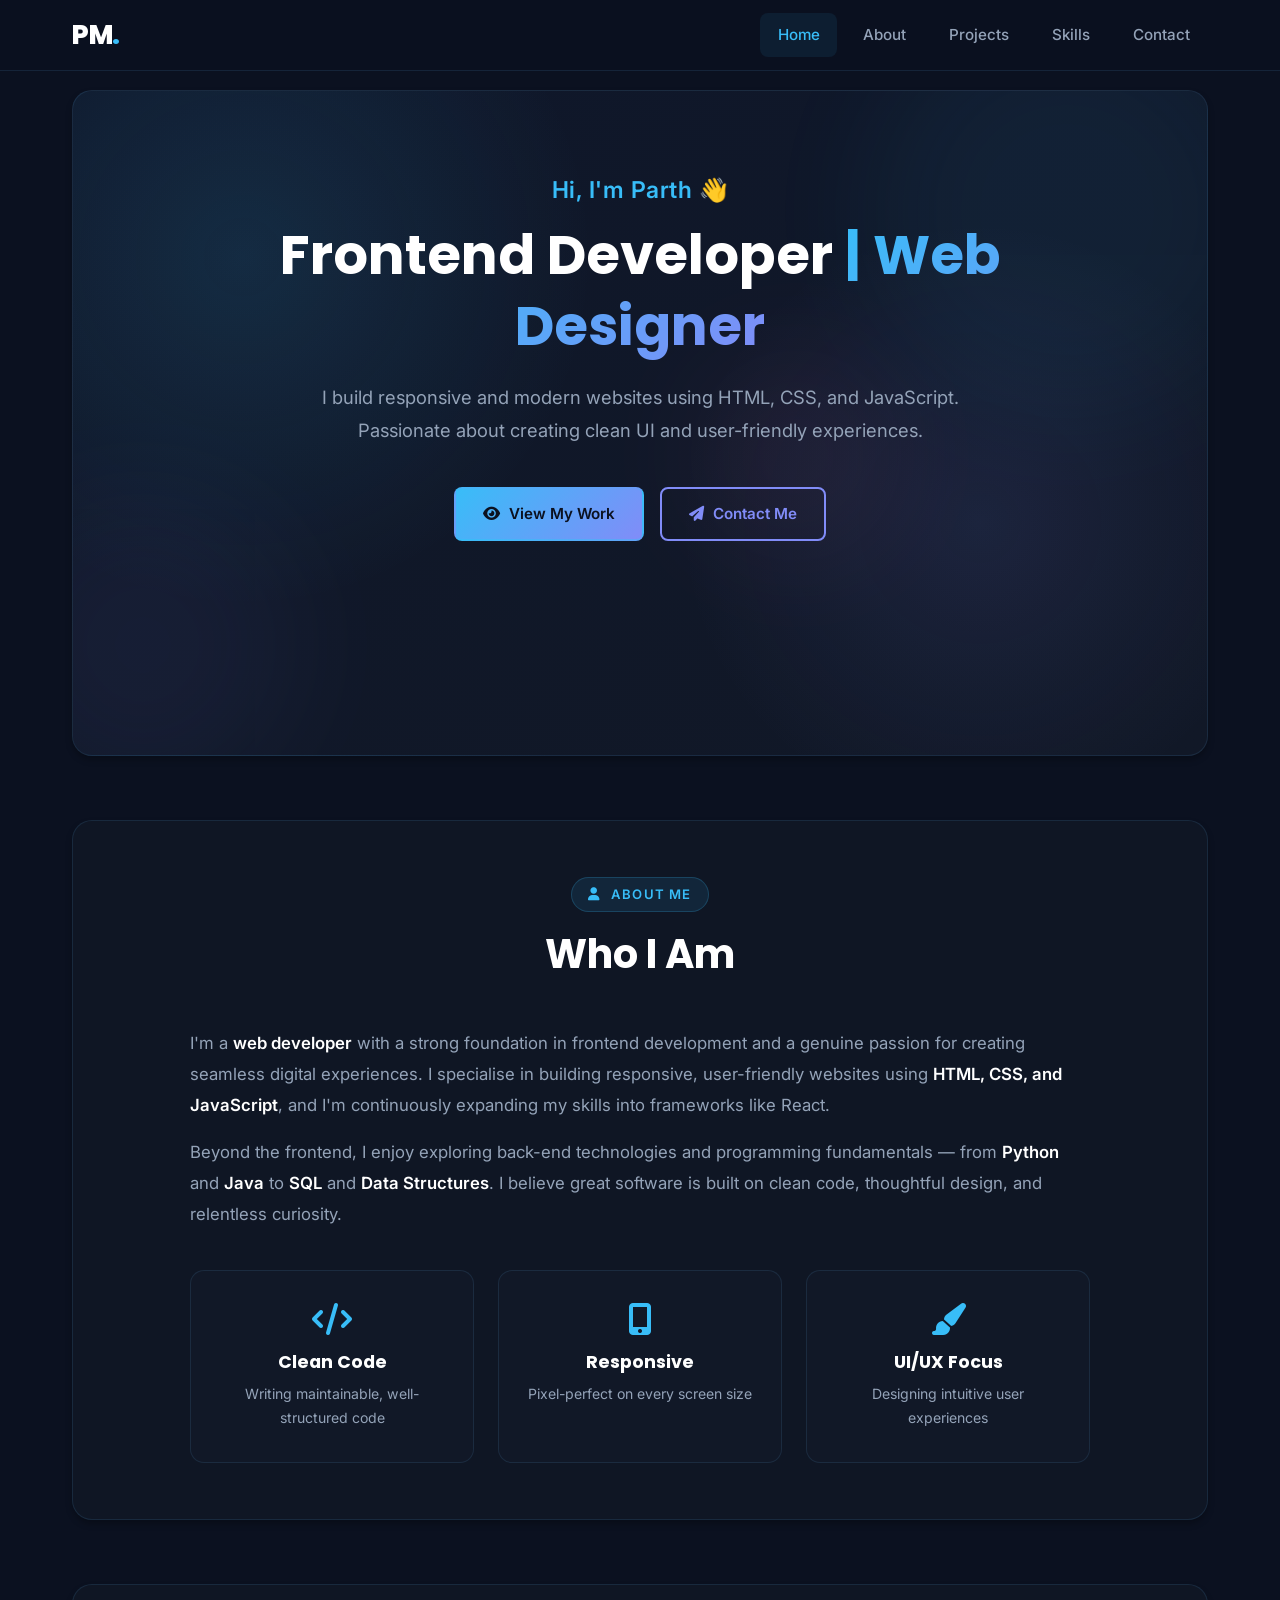
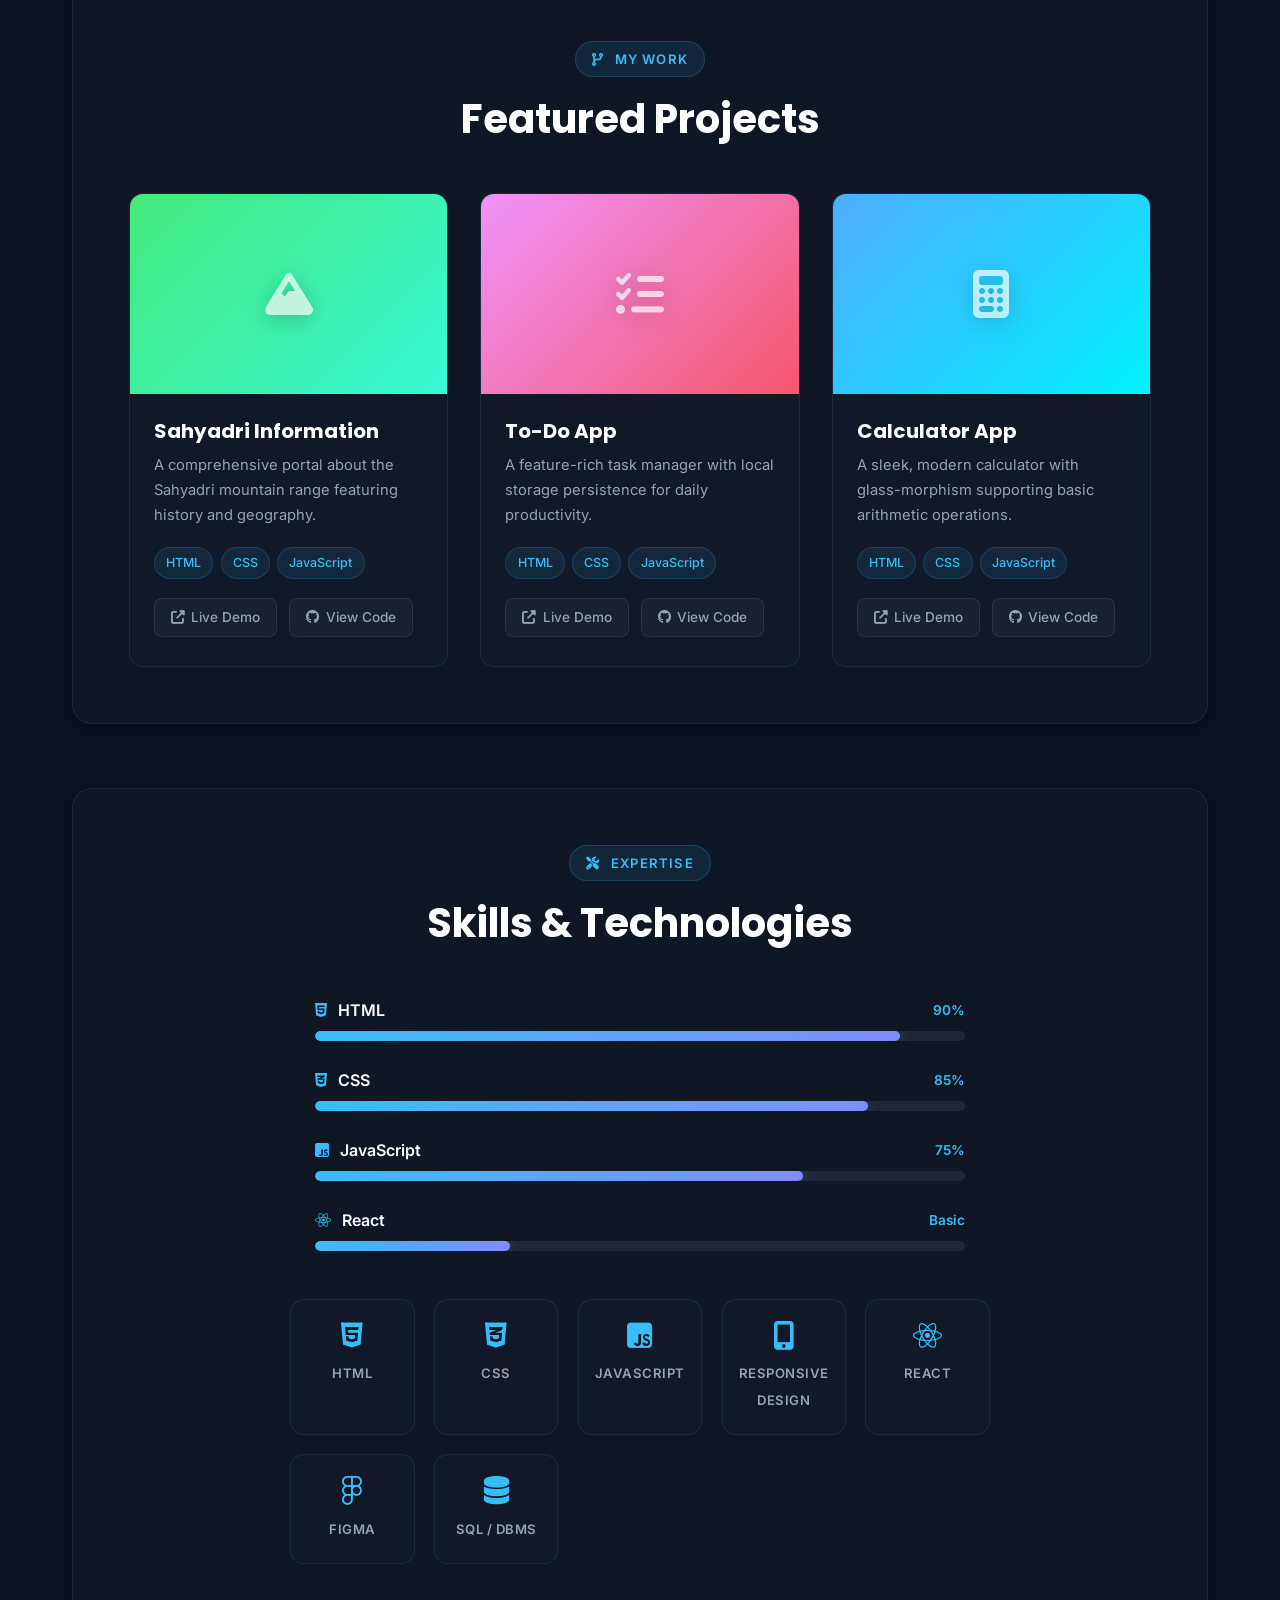
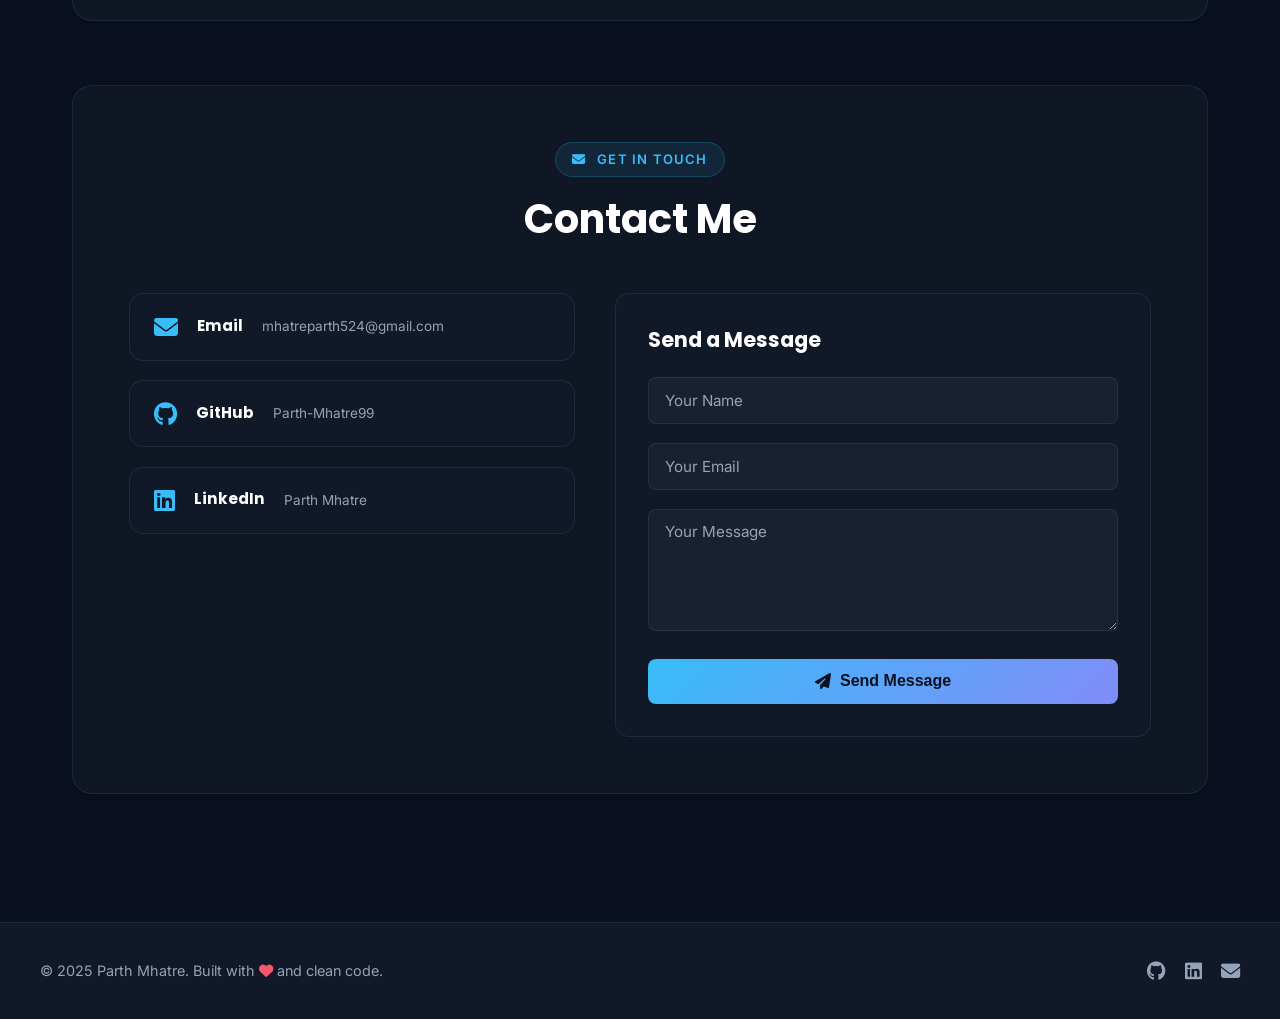
<file: index.html>
<!DOCTYPE html>
<html lang="en">
<head>
    <meta charset="UTF-8">
    <meta name="viewport" content="width=device-width, initial-scale=1.0">
    <title>Parth Mhatre | Frontend Developer & Web Designer</title>
    <meta name="description" content="Parth Mhatre — Frontend Developer & Web Designer passionate about building responsive, user-friendly websites. View projects, skills, and get in touch.">
    <meta name="theme-color" content="#0f172a">
    <link rel="icon" href="adobe-portfolio8664.jpg" type="image/jpeg">
    <link rel="stylesheet" href="styles.css">
    <link rel="stylesheet" href="https://cdnjs.cloudflare.com/ajax/libs/font-awesome/6.5.1/css/all.min.css">
    <link href="https://fonts.googleapis.com/css2?family=Inter:wght@300;400;500;600;700&family=Poppins:wght@400;500;600;700;800&display=swap" rel="stylesheet">
</head>
<body>

    <!-- ===================== NAVBAR ===================== -->
    <header id="navbar">
        <nav>
            <a href="#hero" class="nav-logo">PM<span>.</span></a>

            <button class="nav-toggle" id="navToggle" aria-label="Toggle navigation">
                <span></span><span></span><span></span>
            </button>

            <ul class="nav-links" id="navLinks">
                <li><a href="#hero" class="active">Home</a></li>
                <li><a href="#about">About</a></li>
                <li><a href="#projects">Projects</a></li>
                <li><a href="#skills">Skills</a></li>
                <li><a href="#contact">Contact</a></li>
            </ul>
        </nav>
    </header>

    <main>
        <!-- ===================== HERO ===================== -->
        <section id="hero" class="reveal">
            <div class="hero-bg-shapes">
                <div class="shape shape-1"></div>
                <div class="shape shape-2"></div>
                <div class="shape shape-3"></div>
            </div>
            <div class="hero-content">
                <p class="hero-greeting">Hi, I'm Parth 👋</p>
                <h1>Frontend Developer <span class="gradient-text">| Web Designer</span></h1>
                <p class="hero-description">I build responsive and modern websites using HTML, CSS, and JavaScript. Passionate about creating clean UI and user-friendly experiences.</p>
                <div class="hero-buttons">
                    <a href="#projects" class="btn btn-primary" id="btn-view-projects">
                        <i class="fas fa-eye"></i> View My Work
                    </a>
                    <a href="#contact" class="btn btn-outline" id="btn-contact-me">
                        <i class="fas fa-paper-plane"></i> Contact Me
                    </a>
                </div>
                <!-- Scroll Down Indicator -->
                <div class="scroll-indicator">
                    <div class="mouse"></div>
                    <p>Scroll Down</p>
                </div>
            </div>
        </section>

        <!-- ===================== ABOUT ===================== -->
        <section id="about" class="reveal">
            <div class="section-header">
                <span class="section-tag"><i class="fas fa-user"></i> About Me</span>
                <h2>Who I Am</h2>
            </div>
            <div class="about-content">
                <div class="about-text">
                    <p>I'm a <strong>web developer</strong> with a strong foundation in frontend development and a genuine passion for creating seamless digital experiences. I specialise in building responsive, user-friendly websites using <strong>HTML, CSS, and JavaScript</strong>, and I'm continuously expanding my skills into frameworks like React.</p>
                    <p>Beyond the frontend, I enjoy exploring back-end technologies and programming fundamentals — from <strong>Python</strong> and <strong>Java</strong> to <strong>SQL</strong> and <strong>Data Structures</strong>. I believe great software is built on clean code, thoughtful design, and relentless curiosity.</p>
                </div>
                <div class="about-highlights">
                    <div class="highlight-card">
                        <i class="fas fa-code"></i>
                        <h4>Clean Code</h4>
                        <p>Writing maintainable, well-structured code</p>
                    </div>
                    <div class="highlight-card">
                        <i class="fas fa-mobile-alt"></i>
                        <h4>Responsive</h4>
                        <p>Pixel-perfect on every screen size</p>
                    </div>
                    <div class="highlight-card">
                        <i class="fas fa-paint-brush"></i>
                        <h4>UI/UX Focus</h4>
                        <p>Designing intuitive user experiences</p>
                    </div>
                </div>
            </div>
        </section>

        <!-- ===================== PROJECTS ===================== -->
        <section id="projects" class="reveal">
            <div class="section-header">
                <span class="section-tag"><i class="fas fa-code-branch"></i> My Work</span>
                <h2>Featured Projects</h2>
            </div>
            <div class="projects-grid">

                <!-- Project 1 — Sahyadri Information -->
                <div class="project-card reveal-child">
                    <div class="project-image">
                        <div class="project-overlay">
                            <div class="overlay-links">
                                <a href="https://projj-45lt.vercel.app/" target="_blank" class="overlay-btn" title="Live Demo"><i class="fas fa-external-link-alt"></i></a>
                                <a href="https://github.com/Parth-Mhatre99/projj" target="_blank" class="overlay-btn" title="View Code"><i class="fab fa-github"></i></a>
                            </div>
                        </div>
                        <div class="project-placeholder-img" style="background: linear-gradient(135deg, #43e97b 0%, #38f9d7 100%);">
                            <i class="fas fa-mountain"></i>
                        </div>
                    </div>
                    <div class="project-content">
                        <h3>Sahyadri Information</h3>
                        <p>A comprehensive portal about the Sahyadri mountain range featuring history and geography.</p>
                        <div class="project-tech">
                            <span>HTML</span>
                            <span>CSS</span>
                            <span>JavaScript</span>
                        </div>
                        <div class="project-links">
                            <a href="https://projj-45lt.vercel.app/" target="_blank" class="project-link">
                                <i class="fas fa-external-link-alt"></i> Live Demo
                            </a>
                            <a href="https://github.com/Parth-Mhatre99/projj" target="_blank" class="project-link">
                                <i class="fab fa-github"></i> View Code
                            </a>
                        </div>
                    </div>
                </div>

                <!-- Project 2 — To-Do App -->
                <div class="project-card reveal-child">
                    <div class="project-image">
                        <div class="project-overlay">
                            <div class="overlay-links">
                                <a href="https://github.com/Parth-Mhatre99" target="_blank" class="overlay-btn" title="Live Demo"><i class="fas fa-external-link-alt"></i></a>
                                <a href="https://github.com/Parth-Mhatre99" target="_blank" class="overlay-btn" title="View Code"><i class="fab fa-github"></i></a>
                            </div>
                        </div>
                        <div class="project-placeholder-img" style="background: linear-gradient(135deg, #f093fb 0%, #f5576c 100%);">
                            <i class="fas fa-tasks"></i>
                        </div>
                    </div>
                    <div class="project-content">
                        <h3>To-Do App</h3>
                        <p>A feature-rich task manager with local storage persistence for daily productivity.</p>
                        <div class="project-tech">
                            <span>HTML</span>
                            <span>CSS</span>
                            <span>JavaScript</span>
                        </div>
                        <div class="project-links">
                            <a href="https://github.com/Parth-Mhatre99" target="_blank" class="project-link">
                                <i class="fas fa-external-link-alt"></i> Live Demo
                            </a>
                            <a href="https://github.com/Parth-Mhatre99" target="_blank" class="project-link">
                                <i class="fab fa-github"></i> View Code
                            </a>
                        </div>
                    </div>
                </div>

                <!-- Project 3 — Calculator -->
                <div class="project-card reveal-child">
                    <div class="project-image">
                        <div class="project-overlay">
                            <div class="overlay-links">
                                <a href="https://calculator-phi-eight-tns2ac6jv2.vercel.app/" class="overlay-btn" title="Live Demo"><i class="fas fa-external-link-alt"></i></a>
                                <a href="https://github.com/Parth-Mhatre99/Calculator" target="_blank" class="overlay-btn" title="View Code"><i class="fab fa-github"></i></a>
                            </div>
                        </div>
                        <div class="project-placeholder-img" style="background: linear-gradient(135deg, #4facfe 0%, #00f2fe 100%);">
                            <i class="fas fa-calculator"></i>
                        </div>
                    </div>
                    <div class="project-content">
                        <h3>Calculator App</h3>
                        <p>A sleek, modern calculator with glass-morphism supporting basic arithmetic operations.</p>
                        <div class="project-tech">
                            <span>HTML</span>
                            <span>CSS</span>
                            <span>JavaScript</span>
                        </div>
                        <div class="project-links">
                            <a href="https://calculator-phi-eight-tns2ac6jv2.vercel.app/" class="project-link">
                                <i class="fas fa-external-link-alt"></i> Live Demo
                            </a>
                            <a href="https://github.com/Parth-Mhatre99/Calculator" target="_blank" class="project-link">
                                <i class="fab fa-github"></i> View Code
                            </a>
                        </div>
                    </div>
                </div>


            </div>
        </section>

        <!-- ===================== SKILLS ===================== -->
        <section id="skills" class="reveal">
            <div class="section-header">
                <span class="section-tag"><i class="fas fa-tools"></i> Expertise</span>
                <h2>Skills & Technologies</h2>
            </div>

            <!-- Progress-bar skills -->
            <div class="skills-bars">
                <div class="skill-bar-item reveal-child">
                    <div class="skill-bar-header">
                        <span class="skill-bar-name"><i class="fab fa-html5"></i> HTML</span>
                        <span class="skill-bar-pct">90%</span>
                    </div>
                    <div class="skill-bar-track">
                        <div class="skill-bar-fill" data-width="90"></div>
                    </div>
                </div>
                <div class="skill-bar-item reveal-child">
                    <div class="skill-bar-header">
                        <span class="skill-bar-name"><i class="fab fa-css3-alt"></i> CSS</span>
                        <span class="skill-bar-pct">85%</span>
                    </div>
                    <div class="skill-bar-track">
                        <div class="skill-bar-fill" data-width="85"></div>
                    </div>
                </div>
                <div class="skill-bar-item reveal-child">
                    <div class="skill-bar-header">
                        <span class="skill-bar-name"><i class="fab fa-js-square"></i> JavaScript</span>
                        <span class="skill-bar-pct">75%</span>
                    </div>
                    <div class="skill-bar-track">
                        <div class="skill-bar-fill" data-width="75"></div>
                    </div>
                </div>
                <div class="skill-bar-item reveal-child">
                    <div class="skill-bar-header">
                        <span class="skill-bar-name"><i class="fab fa-react"></i> React</span>
                        <span class="skill-bar-pct">Basic</span>
                    </div>
                    <div class="skill-bar-track">
                        <div class="skill-bar-fill" data-width="30"></div>
                    </div>
                </div>
            </div>

            <!-- Tech-icon grid -->
            <div class="skills-icon-grid">
                <div class="skill-icon-card reveal-child">
                    <i class="fab fa-html5"></i>
                    <span>HTML</span>
                </div>
                <div class="skill-icon-card reveal-child">
                    <i class="fab fa-css3-alt"></i>
                    <span>CSS</span>
                </div>
                <div class="skill-icon-card reveal-child">
                    <i class="fab fa-js-square"></i>
                    <span>JavaScript</span>
                </div>
                <div class="skill-icon-card reveal-child">
                    <i class="fas fa-mobile-alt"></i>
                    <span>Responsive Design</span>
                </div>
                <div class="skill-icon-card reveal-child">
                    <i class="fab fa-react"></i>
                    <span>React</span>
                </div>
                <div class="skill-icon-card reveal-child">
                    <i class="fab fa-figma"></i>
                    <span>Figma</span>
                </div>
                <div class="skill-icon-card reveal-child">
                    <i class="fas fa-database"></i>
                    <span>SQL / DBMS</span>
                </div>
            </div>
        </section>

        <!-- ===================== CONTACT ===================== -->
        <section id="contact" class="reveal">
            <div class="section-header">
                <span class="section-tag"><i class="fas fa-envelope"></i> Get In Touch</span>
                <h2>Contact Me</h2>
            </div>
            <div class="contact-wrapper">

                <!-- Contact info -->
                <div class="contact-info-cards">
                    <a href="mailto:mhatreparth524@gmail.com" class="contact-card" id="contact-email">
                        <i class="fas fa-envelope"></i>
                        <h4>Email</h4>
                        <p>mhatreparth524@gmail.com</p>
                    </a>
                    <a href="https://github.com/Parth-Mhatre99" target="_blank" class="contact-card" id="contact-github">
                        <i class="fab fa-github"></i>
                        <h4>GitHub</h4>
                        <p>Parth-Mhatre99</p>
                    </a>
                    <a href="https://www.linkedin.com/public-profile/settings?trk=d_flagship3_profile_self_view_public_profile" target="_blank" class="contact-card" id="contact-linkedin">
                        <i class="fab fa-linkedin"></i>
                        <h4>LinkedIn</h4>
                        <p>Parth Mhatre</p>
                    </a>
                </div>

                <!-- Contact form -->
                <form class="contact-form" id="contactForm">
                    <h3>Send a Message</h3>
                    <div class="form-group">
                        <input type="text" id="formName" placeholder="Your Name" required>
                    </div>
                    <div class="form-group">
                        <input type="email" id="formEmail" placeholder="Your Email" required>
                    </div>
                    <div class="form-group">
                        <textarea id="formMessage" rows="5" placeholder="Your Message" required></textarea>
                    </div>
                    <button type="submit" class="btn btn-primary" id="btn-send-message">
                        <i class="fas fa-paper-plane"></i> Send Message
                    </button>
                </form>
            </div>
        </section>
    </main>

    <!-- ===================== FOOTER ===================== -->
    <footer>
        <div class="footer-content">
            <p>&copy; 2025 Parth Mhatre. Built with <i class="fas fa-heart" style="color:#f5576c;"></i> and clean code.</p>
            <div class="footer-links">
                <a href="https://github.com/Parth-Mhatre99" target="_blank"><i class="fab fa-github"></i></a>
                <a href="https://www.linkedin.com/public-profile/settings?trk=d_flagship3_profile_self_view_public_profile" target="_blank"><i class="fab fa-linkedin"></i></a>
                <a href="mailto:mhatreparth524@gmail.com"><i class="fas fa-envelope"></i></a>
            </div>
        </div>
    </footer>

    <!-- Scroll-to-top -->
    <button class="scroll-top" id="scrollTopBtn" aria-label="Scroll to top">
        <i class="fas fa-chevron-up"></i>
    </button>

    <script src="script.js"></script>
</body>
</html>
</file>
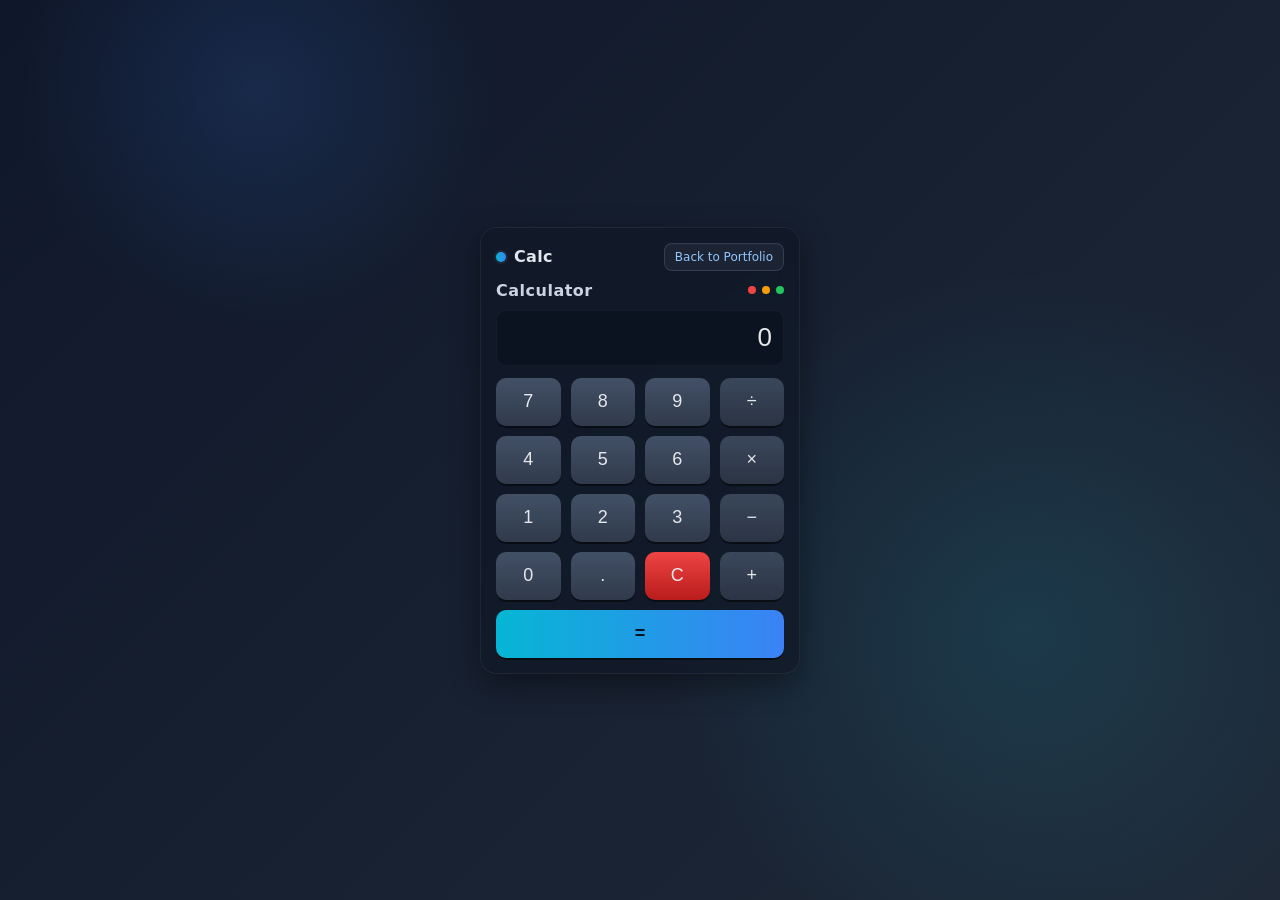
<file: calc/index.html>
<!DOCTYPE html>
<html lang="en">
<head>
    <meta charset="UTF-8">
    <meta name="viewport" content="width=device-width, initial-scale=1.0">
    <title>Calculator</title>
    <link rel="stylesheet" href="styles.css">
    <link rel="icon" href="../portfolio/calc-logo.svg" type="image/svg+xml">
    <meta name="theme-color" content="#1f2937">
</head>
<body>
    <div class="calculator">
        <div class="topbar">
            <div class="brand">
                <span class="logo-dot"></span>
                <span class="brand-text">Calc</span>
            </div>
            <a class="topbar-link" href="../portfolio/index.html" aria-label="Back to Portfolio">Back to Portfolio</a>
        </div>
        <div class="calc-header">
            <div class="title">Calculator</div>
            <div class="dots">
                <span></span><span></span><span></span>
            </div>
        </div>
        <input type="text" id="display" class="display" readonly>
        <div class="keys">
            <button data-key="7">7</button>
            <button data-key="8">8</button>
            <button data-key="9">9</button>
            <button data-op="/">÷</button>
            <button data-key="4">4</button>
            <button data-key="5">5</button>
            <button data-key="6">6</button>
            <button data-op="*">×</button>
            <button data-key="1">1</button>
            <button data-key="2">2</button>
            <button data-key="3">3</button>
            <button data-op="-">−</button>
            <button data-key="0">0</button>
            <button data-key=".">.</button>
            <button id="clear">C</button>
            <button data-op="+">+</button>
            <button id="equals" class="equals">=</button>
        </div>
    </div>
    <script src="script.js"></script>
</body>
</html>
</file>
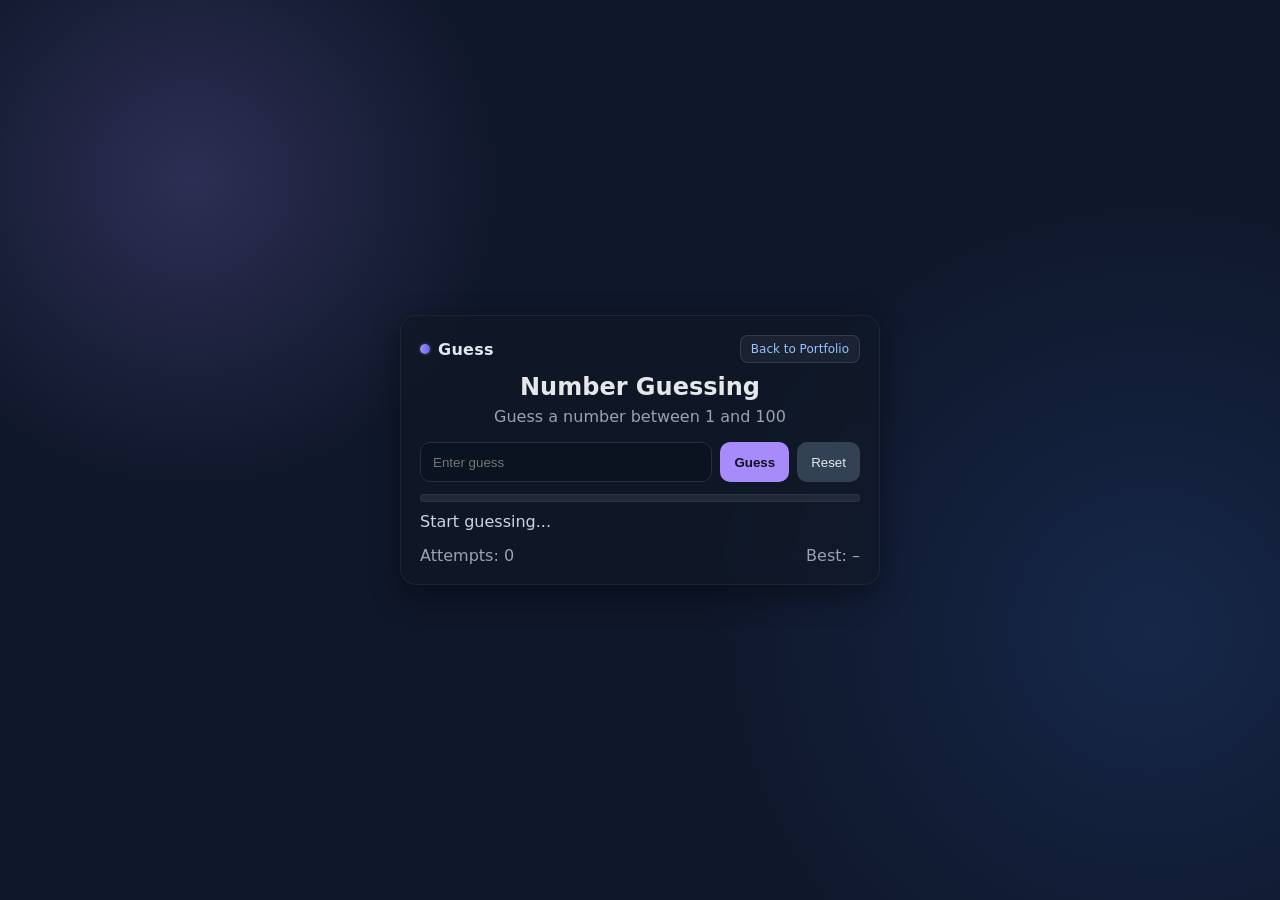
<file: num guessing game/index.html>
<!DOCTYPE html>
<html lang="en">
<head>
    <meta charset="UTF-8">
    <meta name="viewport" content="width=device-width, initial-scale=1.0">
    <title>Number Guessing Game</title>
    <link rel="stylesheet" href="styles.css">
    <link rel="icon" href="../portfolio/guess-logo.svg" type="image/svg+xml">
    <meta name="theme-color" content="#111827">
</head>
<body>
    <div class="game">
        <div class="topbar">
            <div class="brand">
                <span class="logo-dot"></span>
                <span class="brand-text">Guess</span>
            </div>
            <a class="topbar-link" href="../portfolio/index.html" aria-label="Back to Portfolio">Back to Portfolio</a>
        </div>
        <div class="header">
            <h1>Number Guessing</h1>
            <p class="subtitle">Guess a number between 1 and 100</p>
        </div>
        <div class="panel">
            <input type="number" id="guess" min="1" max="100" placeholder="Enter guess" />
            <button id="submit">Guess</button>
            <button id="reset" class="secondary">Reset</button>
        </div>
        <div class="meter"><div id="meterFill"></div></div>
        <div id="message" class="message">Start guessing...</div>
        <div class="stats">
            <div>Attempts: <span id="attempts">0</span></div>
            <div>Best: <span id="best">–</span></div>
        </div>
    </div>

    <script src="script.js"></script>
</body>
</html>
</file>
<file: styles.css>
/* ========================================================
   PARTH MHATRE — Portfolio Stylesheet
   ======================================================== */

/* ---------- Reset & Box Sizing ---------- */
*,
*::before,
*::after {
    margin: 0;
    padding: 0;
    box-sizing: border-box;
}

html {
    scroll-behavior: smooth;
    scroll-padding-top: 80px;
}

/* ---------- Design Tokens ---------- */
:root {
    --clr-bg:        #0b1120;
    --clr-surface:   #111827;
    --clr-card:      rgba(17, 24, 39, .82);
    --clr-border:    rgba(99, 179, 237, .12);

    --clr-primary:   #38bdf8;         /* cyan-400 */
    --clr-accent:    #818cf8;         /* indigo-400 */
    --clr-highlight: #f472b6;         /* pink-400 */

    --clr-text:      #e2e8f0;
    --clr-text-dim:  #94a3b8;
    --clr-white:     #ffffff;

    --gradient-primary: linear-gradient(135deg, var(--clr-primary), var(--clr-accent));
    --gradient-pink:    linear-gradient(135deg, #f093fb, #f5576c);
    --gradient-blue:    linear-gradient(135deg, #4facfe, #00f2fe);
    --gradient-green:   linear-gradient(135deg, #43e97b, #38f9d7);

    --shadow-sm:  0  4px  6px rgba(0,0,0,.25);
    --shadow-md:  0  8px 24px rgba(0,0,0,.35);
    --shadow-lg:  0 16px 48px rgba(0,0,0,.45);
    --shadow-glow: 0 0 20px rgba(56,189,248,.2);

    --radius-sm:  8px;
    --radius-md: 14px;
    --radius-lg: 20px;
    --radius-xl: 28px;

    --font-body:   'Inter', -apple-system, BlinkMacSystemFont, 'Segoe UI', Roboto, sans-serif;
    --font-heading: 'Poppins', sans-serif;

    --transition: .3s cubic-bezier(.4,0,.2,1);
}

body {
    font-family: var(--font-body);
    line-height: 1.7;
    color: var(--clr-text);
    background: var(--clr-bg);
    -webkit-font-smoothing: antialiased;
}

h1, h2, h3, h4, h5, h6 {
    font-family: var(--font-heading);
    font-weight: 700;
    line-height: 1.3;
}

a { text-decoration: none; color: inherit; }
img { max-width: 100%; display: block; }

/* ========================================================
   NAVBAR
   ======================================================== */
header {
    position: fixed;
    top: 0; left: 0; right: 0;
    z-index: 1000;
    background: rgba(11,17,32,.85);
    backdrop-filter: blur(16px);
    border-bottom: 1px solid var(--clr-border);
    transition: background var(--transition), box-shadow var(--transition);
}

header.scrolled {
    background: rgba(11,17,32,.96);
    box-shadow: var(--shadow-md);
}

nav {
    max-width: 1200px;
    margin: 0 auto;
    padding: 0 2rem;
    display: flex;
    align-items: center;
    justify-content: space-between;
    height: 70px;
}

.nav-logo {
    font-family: var(--font-heading);
    font-weight: 800;
    font-size: 1.65rem;
    color: var(--clr-white);
    letter-spacing: -0.5px;
}
.nav-logo span { color: var(--clr-primary); }

.nav-links {
    display: flex;
    list-style: none;
    gap: .5rem;
}

.nav-links a {
    display: inline-block;
    padding: .55rem 1.1rem;
    border-radius: var(--radius-sm);
    font-weight: 500;
    font-size: .95rem;
    color: var(--clr-text-dim);
    position: relative;
    transition: color var(--transition), background var(--transition);
}

.nav-links a:hover,
.nav-links a.active {
    color: var(--clr-primary);
    background: rgba(56,189,248,.08);
}

/* Hamburger */
.nav-toggle {
    display: none;
    flex-direction: column;
    gap: 5px;
    background: none;
    border: none;
    cursor: pointer;
    padding: 4px;
    z-index: 10;
}
.nav-toggle span {
    width: 26px;
    height: 2.5px;
    border-radius: 3px;
    background: var(--clr-text);
    transition: var(--transition);
}

/* ========================================================
   MAIN CONTAINER
   ======================================================== */
main {
    max-width: 1200px;
    margin: 90px auto 0;
    padding: 0 2rem 4rem;
}

/* ========================================================
   SECTION COMMON
   ======================================================== */
section {
    margin-bottom: 4rem;
    padding: 3.5rem;
    border-radius: var(--radius-lg);
    background: var(--clr-card);
    border: 1px solid var(--clr-border);
    box-shadow: var(--shadow-sm);
    transition: border-color var(--transition), box-shadow var(--transition);
}

section:hover {
    border-color: rgba(56,189,248,.25);
    box-shadow: var(--shadow-md);
}

.section-header {
    text-align: center;
    margin-bottom: 3rem;
}

.section-tag {
    display: inline-block;
    padding: .35rem 1rem;
    border-radius: 999px;
    font-size: .82rem;
    font-weight: 600;
    text-transform: uppercase;
    letter-spacing: 1.2px;
    color: var(--clr-primary);
    background: rgba(56,189,248,.1);
    border: 1px solid rgba(56,189,248,.2);
    margin-bottom: 1rem;
}
.section-tag i { margin-right: .4rem; }

.section-header h2 {
    font-size: clamp(1.7rem, 4vw, 2.5rem);
    color: var(--clr-white);
}

/* ========================================================
   HERO
   ======================================================== */
#hero {
    position: relative;
    overflow: hidden;
    padding: 5rem 3rem;
    background:
        radial-gradient(700px circle at 15% 25%, rgba(56,189,248,.12), transparent 50%),
        radial-gradient(600px circle at 80% 65%, rgba(129,140,248,.1), transparent 50%),
        linear-gradient(160deg, #0f172a 0%, #111827 100%);
    border: 1px solid var(--clr-border);
    text-align: center;
}

/* Floating shapes */
.hero-bg-shapes { position: absolute; inset: 0; overflow: hidden; pointer-events: none; }

.shape {
    position: absolute;
    border-radius: 50%;
    opacity: .06;
    filter: blur(60px);
}
.shape-1 { width: 400px; height: 400px; background: var(--clr-primary);  top: -80px;  right: -60px; animation: float 8s ease-in-out infinite; }
.shape-2 { width: 300px; height: 300px; background: var(--clr-accent);   bottom: -40px; left: -80px;  animation: float 10s ease-in-out infinite 2s; }
.shape-3 { width: 200px; height: 200px; background: var(--clr-highlight); top: 40%;     left: 55%;    animation: float 12s ease-in-out infinite 4s; }

@keyframes float {
    0%, 100% { transform: translateY(0); }
    50%      { transform: translateY(-30px); }
}

.hero-content {
    position: relative;
    z-index: 1;
    max-width: 800px;
    margin: 0 auto;
}

.hero-greeting {
    font-size: clamp(1.1rem, 3vw, 1.45rem);
    color: var(--clr-primary);
    font-weight: 600;
    margin-bottom: .6rem;
    letter-spacing: .5px;
    animation: fadeInUp 0.8s ease-out forwards;
}

.hero-content h1 {
    font-size: clamp(2rem, 6vw, 3.4rem);
    color: var(--clr-white);
    margin-bottom: 1.2rem;
    animation: fadeInUp 0.8s ease-out 0.2s forwards;
    opacity: 0;
}

.gradient-text {
    background: var(--gradient-primary);
    -webkit-background-clip: text;
    -webkit-text-fill-color: transparent;
    background-clip: text;
}

.hero-description {
    font-size: clamp(.95rem, 2.5vw, 1.15rem);
    color: var(--clr-text-dim);
    max-width: 640px;
    margin: 0 auto 2.5rem;
    line-height: 1.8;
    animation: fadeInUp 0.8s ease-out 0.4s forwards;
    opacity: 0;
}

/* Hero Buttons */
.hero-buttons {
    display: flex;
    gap: 1rem;
    justify-content: center;
    flex-wrap: wrap;
    animation: fadeInUp 0.8s ease-out 0.6s forwards;
    opacity: 0;
}

/* Scroll Indicator */
.scroll-indicator {
    margin-top: 4rem;
    display: flex;
    flex-direction: column;
    align-items: center;
    gap: .5rem;
    color: var(--clr-text-dim);
    font-size: .8rem;
    text-transform: uppercase;
    letter-spacing: 1px;
    animation: fadeIn 1s ease-out 1s forwards;
    opacity: 0;
}

.mouse {
    width: 24px;
    height: 40px;
    border: 2px solid var(--clr-text-dim);
    border-radius: 20px;
    position: relative;
}

.mouse::after {
    content: '';
    width: 4px;
    height: 8px;
    background: var(--clr-primary);
    position: absolute;
    left: 50%;
    transform: translateX(-50%);
    top: 8px;
    border-radius: 2px;
    animation: scrollMouse 2s infinite;
}

@keyframes scrollMouse {
    0% { top: 8px; opacity: 1; }
    100% { top: 22px; opacity: 0; }
}

@keyframes fadeInUp {
    from { opacity: 0; transform: translateY(20px); }
    to { opacity: 1; transform: translateY(0); }
}

/* ========================================================
   BUTTONS
   ======================================================== */
.btn {
    display: inline-flex;
    align-items: center;
    gap: .55rem;
    padding: .75rem 1.7rem;
    border-radius: var(--radius-sm);
    font-weight: 600;
    font-size: .95rem;
    cursor: pointer;
    border: 2px solid transparent;
    transition: all var(--transition);
    position: relative;
    overflow: hidden;
}

.btn::before {
    content: '';
    position: absolute;
    inset: 0;
    border-radius: inherit;
    opacity: 0;
    transition: opacity var(--transition);
}

.btn:hover::before { opacity: 1; }

.btn-primary {
    background: var(--gradient-primary);
    color: #0b1120;
    border-color: rgba(56,189,248,.3);
}
.btn-primary:hover {
    transform: translateY(-3px);
    box-shadow: 0 8px 25px rgba(56,189,248,.35);
}

.btn-secondary {
    background: rgba(56,189,248,.12);
    color: var(--clr-primary);
    border-color: rgba(56,189,248,.25);
}
.btn-secondary:hover {
    background: var(--clr-primary);
    color: #0b1120;
    transform: translateY(-3px);
    box-shadow: 0 8px 25px rgba(56,189,248,.3);
}

.btn-outline {
    background: transparent;
    color: var(--clr-accent);
    border-color: var(--clr-accent);
}
.btn-outline:hover {
    background: var(--clr-accent);
    color: #0b1120;
    transform: translateY(-3px);
    box-shadow: 0 8px 25px rgba(129,140,248,.3);
}

/* Hero stats */
.hero-stats {
    display: flex;
    justify-content: center;
    gap: 3rem;
    margin-top: 3rem;
    flex-wrap: wrap;
}

.stat {
    text-align: center;
    color: var(--clr-text-dim);
    font-size: .9rem;
    font-weight: 500;
}
.stat-number {
    display: block;
    font-size: 2rem;
    font-weight: 800;
    color: var(--clr-white);
    font-family: var(--font-heading);
}
.stat-label {
    display: block;
    margin-top: .2rem;
    font-size: .82rem;
    text-transform: uppercase;
    letter-spacing: 1px;
}

/* ========================================================
   ABOUT
   ======================================================== */
.about-content {
    max-width: 900px;
    margin: 0 auto;
}

.about-text {
    font-size: 1.05rem;
    color: var(--clr-text-dim);
    margin-bottom: 2.5rem;
    line-height: 1.85;
}
.about-text p + p { margin-top: 1rem; }
.about-text strong { color: var(--clr-white); font-weight: 600; }

.about-highlights {
    display: grid;
    grid-template-columns: repeat(auto-fit, minmax(220px, 1fr));
    gap: 1.5rem;
}

.highlight-card {
    background: var(--clr-surface);
    border: 1px solid var(--clr-border);
    border-radius: var(--radius-md);
    padding: 2rem 1.5rem;
    text-align: center;
    transition: transform var(--transition), border-color var(--transition), box-shadow var(--transition);
}
.highlight-card:hover {
    transform: translateY(-6px);
    border-color: var(--clr-primary);
    box-shadow: var(--shadow-glow);
}
.highlight-card i {
    font-size: 2rem;
    color: var(--clr-primary);
    margin-bottom: 1rem;
}
.highlight-card h4 {
    color: var(--clr-white);
    margin-bottom: .5rem;
    font-size: 1.1rem;
}
.highlight-card p {
    color: var(--clr-text-dim);
    font-size: .88rem;
}

/* ========================================================
   PROJECTS
   ======================================================== */
.projects-grid {
    display: grid;
    grid-template-columns: repeat(auto-fill, minmax(300px, 1fr));
    gap: 2rem;
}

.project-card {
    background: var(--clr-surface);
    border-radius: var(--radius-md);
    overflow: hidden;
    border: 1px solid var(--clr-border);
    transition: transform 0.4s cubic-bezier(.175, .885, .32, 1.275), box-shadow 0.4s ease, border-color 0.4s ease;
}
.project-card:hover {
    transform: translateY(-12px) scale(1.02);
    box-shadow: 0 20px 40px rgba(0,0,0,.5), 0 0 15px rgba(56,189,248,.15);
    border-color: var(--clr-primary);
}

/* Project image / placeholder */
.project-image {
    position: relative;
    height: 200px;
    overflow: hidden;
}

.project-placeholder-img {
    width: 100%;
    height: 100%;
    display: flex;
    align-items: center;
    justify-content: center;
    transition: transform var(--transition);
}
.project-placeholder-img i {
    font-size: 3rem;
    color: rgba(255,255,255,.7);
    filter: drop-shadow(0 4px 12px rgba(0,0,0,.3));
}
.project-card:hover .project-placeholder-img {
    transform: scale(1.08);
}

/* Overlay on hover */
.project-overlay {
    position: absolute;
    inset: 0;
    background: rgba(11,17,32,.75);
    display: flex;
    align-items: center;
    justify-content: center;
    opacity: 0;
    transition: opacity var(--transition);
    z-index: 2;
}
.project-card:hover .project-overlay { opacity: 1; }

.overlay-links { display: flex; gap: 1rem; }

.overlay-btn {
    width: 48px;
    height: 48px;
    border-radius: 50%;
    display: flex;
    align-items: center;
    justify-content: center;
    background: var(--clr-primary);
    color: #0b1120;
    font-size: 1.1rem;
    transform: translateY(12px);
    opacity: 0;
    transition: all var(--transition);
}
.project-card:hover .overlay-btn {
    opacity: 1;
    transform: translateY(0);
}
.project-card:hover .overlay-btn:nth-child(2) { transition-delay: .08s; }
.overlay-btn:hover {
    background: var(--clr-accent);
    transform: scale(1.15) !important;
}

.project-content {
    padding: 1.5rem 1.5rem 1.8rem;
}
.project-content h3 {
    font-size: 1.25rem;
    color: var(--clr-white);
    margin-bottom: .6rem;
}
.project-content > p {
    color: var(--clr-text-dim);
    font-size: .92rem;
    margin-bottom: 1.2rem;
    line-height: 1.7;
}

.project-tech {
    display: flex;
    flex-wrap: wrap;
    gap: .45rem;
    margin-bottom: 1.2rem;
}
.project-tech span {
    background: rgba(56,189,248,.1);
    color: var(--clr-primary);
    padding: .25rem .7rem;
    border-radius: 999px;
    font-size: .78rem;
    font-weight: 500;
    border: 1px solid rgba(56,189,248,.18);
}

.project-links {
    display: flex;
    gap: .75rem;
}
.project-link {
    display: inline-flex;
    align-items: center;
    gap: .4rem;
    padding: .45rem 1rem;
    border-radius: var(--radius-sm);
    font-size: .85rem;
    font-weight: 500;
    color: var(--clr-text-dim);
    background: rgba(148,163,184,.06);
    border: 1px solid rgba(148,163,184,.15);
    transition: all var(--transition);
}
.project-link:hover {
    background: var(--gradient-primary);
    color: #0b1120;
    border-color: transparent;
    transform: translateY(-2px);
}

/* ========================================================
   SKILLS — Progress Bars
   ======================================================== */
.skills-bars {
    max-width: 650px;
    margin: 0 auto 3rem;
    display: flex;
    flex-direction: column;
    gap: 1.6rem;
}

.skill-bar-header {
    display: flex;
    justify-content: space-between;
    align-items: center;
    margin-bottom: .45rem;
}
.skill-bar-name {
    font-weight: 600;
    font-size: 1rem;
    color: var(--clr-white);
}
.skill-bar-name i {
    margin-right: .45rem;
    color: var(--clr-primary);
}
.skill-bar-pct {
    font-size: .85rem;
    font-weight: 600;
    color: var(--clr-primary);
}

.skill-bar-track {
    height: 10px;
    background: rgba(148,163,184,.12);
    border-radius: 999px;
    overflow: hidden;
}

.skill-bar-fill {
    height: 100%;
    width: 0;
    border-radius: 999px;
    background: var(--gradient-primary);
    transition: width 1.4s cubic-bezier(.22,.61,.36,1);
    box-shadow: 0 0 12px rgba(56,189,248,.3);
}

/* SKILLS — Icon Grid */
.skills-icon-grid {
    display: grid;
    grid-template-columns: repeat(auto-fill, minmax(110px, 1fr));
    gap: 1.2rem;
    max-width: 700px;
    margin: 0 auto;
}

.skill-icon-card {
    background: var(--clr-surface);
    border: 1px solid var(--clr-border);
    border-radius: var(--radius-md);
    padding: 1.3rem 1rem;
    text-align: center;
    transition: transform var(--transition), border-color var(--transition), box-shadow var(--transition);
}
.skill-icon-card:hover {
    transform: translateY(-5px);
    border-color: var(--clr-primary);
    box-shadow: var(--shadow-glow);
}
.skill-icon-card i {
    font-size: 1.8rem;
    color: var(--clr-primary);
    margin-bottom: .6rem;
    display: block;
}
.skill-icon-card span {
    font-size: .82rem;
    font-weight: 600;
    color: var(--clr-text-dim);
    text-transform: uppercase;
    letter-spacing: .5px;
}

/* ========================================================
   CONTACT
   ======================================================== */
.contact-wrapper {
    display: grid;
    grid-template-columns: 1fr 1.2fr;
    gap: 2.5rem;
    align-items: start;
}

.contact-info-cards {
    display: flex;
    flex-direction: column;
    gap: 1.2rem;
}

.contact-card {
    display: flex;
    align-items: center;
    gap: 1.2rem;
    padding: 1.3rem 1.5rem;
    background: var(--clr-surface);
    border: 1px solid var(--clr-border);
    border-radius: var(--radius-md);
    transition: transform var(--transition), border-color var(--transition), box-shadow var(--transition);
}
.contact-card:hover {
    transform: translateX(8px);
    border-color: var(--clr-primary);
    box-shadow: var(--shadow-glow);
}
.contact-card i {
    font-size: 1.5rem;
    color: var(--clr-primary);
    flex-shrink: 0;
}
.contact-card h4 {
    color: var(--clr-white);
    font-size: .95rem;
    margin-bottom: .15rem;
}
.contact-card p {
    color: var(--clr-text-dim);
    font-size: .85rem;
}

/* Contact Form */
.contact-form {
    background: var(--clr-surface);
    border: 1px solid var(--clr-border);
    border-radius: var(--radius-md);
    padding: 2rem;
}
.contact-form h3 {
    color: var(--clr-white);
    font-size: 1.3rem;
    margin-bottom: 1.5rem;
}

.form-group { margin-bottom: 1.2rem; }

.form-group input,
.form-group textarea {
    width: 100%;
    padding: .8rem 1rem;
    background: rgba(148,163,184,.06);
    border: 1px solid var(--clr-border);
    border-radius: var(--radius-sm);
    color: var(--clr-text);
    font-family: var(--font-body);
    font-size: .95rem;
    transition: border-color var(--transition), box-shadow var(--transition);
    outline: none;
}
.form-group input:focus,
.form-group textarea:focus {
    border-color: var(--clr-primary);
    box-shadow: 0 0 0 3px rgba(56,189,248,.12);
}
.form-group input::placeholder,
.form-group textarea::placeholder {
    color: var(--clr-text-dim);
}

.contact-form .btn-primary {
    width: 100%;
    justify-content: center;
    padding: .85rem;
    font-size: 1rem;
    border: none;
}

/* ========================================================
   FOOTER
   ======================================================== */
footer {
    background: var(--clr-surface);
    border-top: 1px solid var(--clr-border);
    padding: 2rem;
}
.footer-content {
    max-width: 1200px;
    margin: 0 auto;
    display: flex;
    align-items: center;
    justify-content: space-between;
    flex-wrap: wrap;
    gap: 1rem;
}
.footer-content p {
    color: var(--clr-text-dim);
    font-size: .9rem;
}
.footer-links {
    display: flex;
    gap: 1.2rem;
}
.footer-links a {
    color: var(--clr-text-dim);
    font-size: 1.2rem;
    transition: color var(--transition), transform var(--transition);
}
.footer-links a:hover {
    color: var(--clr-primary);
    transform: translateY(-3px);
}

/* ========================================================
   SCROLL-TO-TOP
   ======================================================== */
.scroll-top {
    position: fixed;
    bottom: 2rem;
    right: 2rem;
    width: 46px;
    height: 46px;
    border-radius: 50%;
    background: var(--gradient-primary);
    color: #0b1120;
    font-size: 1.1rem;
    border: none;
    cursor: pointer;
    display: flex;
    align-items: center;
    justify-content: center;
    opacity: 0;
    transform: translateY(20px);
    transition: opacity var(--transition), transform var(--transition), box-shadow var(--transition);
    z-index: 999;
    box-shadow: var(--shadow-md);
}
.scroll-top.visible {
    opacity: 1;
    transform: translateY(0);
}
.scroll-top:hover {
    box-shadow: 0 8px 25px rgba(56,189,248,.4);
    transform: translateY(-3px);
}

/* ========================================================
   REVEAL ANIMATIONS
   ======================================================== */
.reveal {
    opacity: 0;
    transform: translateY(40px);
    transition: opacity .7s cubic-bezier(.4,0,.2,1), transform .7s cubic-bezier(.4,0,.2,1);
}
.reveal.visible {
    opacity: 1;
    transform: translateY(0);
}

.reveal-child {
    opacity: 0;
    transform: translateY(24px);
    transition: opacity .5s ease, transform .5s ease;
}
.reveal-child.visible {
    opacity: 1;
    transform: translateY(0);
}

/* ========================================================
   RESPONSIVE — TABLET & BELOW
   ======================================================== */
@media (max-width: 900px) {
    .contact-wrapper {
        grid-template-columns: 1fr;
    }
}

@media (max-width: 768px) {
    /* Navbar hamburger */
    .nav-toggle { display: flex; }

    .nav-links {
        position: fixed;
        top: 70px; left: 0; right: 0;
        background: rgba(11,17,32,.97);
        backdrop-filter: blur(16px);
        flex-direction: column;
        align-items: center;
        gap: .4rem;
        padding: 1.5rem 0;
        border-bottom: 1px solid var(--clr-border);
        transform: translateY(-120%);
        opacity: 0;
        transition: transform .4s ease, opacity .4s ease;
    }
    .nav-links.open {
        transform: translateY(0);
        opacity: 1;
    }

    .nav-toggle.active span:nth-child(1) { transform: rotate(45deg) translate(5px, 5px); }
    .nav-toggle.active span:nth-child(2) { opacity: 0; }
    .nav-toggle.active span:nth-child(3) { transform: rotate(-45deg) translate(5px, -5px); }

    /* Layout adjustments */
    main { padding: 0 1rem 3rem; margin-top: 80px; }
    section { padding: 2rem 1.3rem; }

    #hero { padding: 3rem 1.3rem; }

    .hero-buttons { flex-direction: column; align-items: center; }
    .hero-stats { gap: 1.5rem; }

    .projects-grid { grid-template-columns: 1fr; }
    .skills-icon-grid { grid-template-columns: repeat(auto-fill, minmax(90px, 1fr)); }

    .contact-wrapper { grid-template-columns: 1fr; }

    .footer-content {
        flex-direction: column;
        text-align: center;
    }
}

@media (max-width: 480px) {
    nav { padding: 0 1rem; }
    .hero-content h1 { font-size: 1.55rem; }
    .stat-number { font-size: 1.6rem; }
    .about-highlights { grid-template-columns: 1fr; }
}
</file>
<file: calc/styles.css>
:root {
    --bg: #0f172a;
    --panel: rgba(17,24,39,0.75);
    --text: #e5e7eb;
    --accent: #22d3ee;
    --muted: #374151;
}

* { box-sizing: border-box; }

body {
    margin: 0;
    min-height: 100vh;
    display: flex;
    align-items: center;
    justify-content: center;
    background:
        radial-gradient(600px circle at 20% 10%, rgba(59,130,246,.15), transparent 40%),
        radial-gradient(800px circle at 80% 70%, rgba(34,211,238,.12), transparent 45%),
        linear-gradient(135deg, #0f172a, #1f2937);
    color: var(--text);
    font-family: system-ui, -apple-system, Segoe UI, Roboto, sans-serif;
}

.calculator {
    width: 320px;
    background: var(--panel);
    backdrop-filter: blur(10px);
    border-radius: 16px;
    box-shadow: 0 10px 30px rgba(0,0,0,.4), inset 0 0 0 1px rgba(255,255,255,.06);
    padding: 16px;
}

.topbar { display: flex; align-items: center; justify-content: space-between; margin-bottom: 10px; }
.brand { display: flex; align-items: center; gap: 8px; color: #e2e8f0; font-weight: 600; letter-spacing: .3px; }
.logo-dot { width: 10px; height: 10px; border-radius: 50%; background: linear-gradient(90deg, #06b6d4, #3b82f6); display: inline-block; box-shadow: 0 0 0 2px rgba(255,255,255,.06); }
.topbar-link { color: #93c5fd; text-decoration: none; font-size: 12px; padding: 6px 10px; border-radius: 8px; background: rgba(148,163,184,.08); border: 1px solid rgba(148,163,184,.2); }
.topbar-link:hover { background: rgba(148,163,184,.14); }
.topbar-link:focus { outline: 2px solid #3b82f6; outline-offset: 2px; }

.calc-header { display: flex; align-items: center; justify-content: space-between; margin-bottom: 10px; }
.calc-header .title { font-weight: 600; letter-spacing: .5px; color: #cbd5e1; }
.calc-header .dots { display: flex; gap: 6px; }
.calc-header .dots span { width: 8px; height: 8px; border-radius: 50%; display: inline-block; }
.calc-header .dots span:nth-child(1) { background: #ef4444; }
.calc-header .dots span:nth-child(2) { background: #f59e0b; }
.calc-header .dots span:nth-child(3) { background: #22c55e; }

.back-btn { display: inline-block; margin-bottom: 10px; font-size: 12px; color: #93c5fd; text-decoration: none; }
.back-btn:hover { text-decoration: underline; }

.display {
    width: 100%;
    height: 56px;
    border: none;
    border-radius: 10px;
    margin-bottom: 12px;
    padding: 0 12px;
    font-size: 26px;
    background: #0b1220;
    color: var(--text);
    text-align: right;
    box-shadow: inset 0 0 0 1px rgba(255,255,255,.04);
}

.display:focus { outline: 2px solid #3b82f6; }

.keys {
    display: grid;
    grid-template-columns: repeat(4, 1fr);
    gap: 10px;
}

button {
    height: 48px;
    border: none;
    border-radius: 10px;
    background: linear-gradient(180deg, #425066, #303a4b);
    color: var(--text);
    font-size: 18px;
    cursor: pointer;
    transition: transform .05s ease, filter .2s ease, background .2s ease;
    box-shadow: 0 2px 0 rgba(0,0,0,.5);
}

button:hover { filter: brightness(1.05); }
button:active { transform: translateY(1px); }
button:focus { outline: 2px solid #3b82f6; outline-offset: 2px; }

button[data-op] { background: linear-gradient(180deg, #3a475b, #2b3444); }
#clear { background: linear-gradient(180deg, #ef4444, #b91c1c); }
.equals { grid-column: span 4; background: linear-gradient(90deg, #06b6d4, #3b82f6); color: #0b1220; font-weight: 700; }
</file>
<file: num guessing game/styles.css>
:root {
    --bg: #0f172a;
    --panel: rgba(17,24,39,0.75);
    --text: #e5e7eb;
    --accent: #a78bfa;
    --muted: #374151;
}

* { box-sizing: border-box; }

body {
    margin: 0;
    min-height: 100vh;
    display: flex;
    align-items: center;
    justify-content: center;
    background:
        radial-gradient(700px circle at 15% 20%, rgba(167,139,250,.20), transparent 45%),
        radial-gradient(900px circle at 90% 70%, rgba(59,130,246,.15), transparent 50%),
        var(--bg);
    color: var(--text);
    font-family: system-ui, -apple-system, Segoe UI, Roboto, sans-serif;
}

.game { width: 480px; background: var(--panel); backdrop-filter: blur(10px); border-radius: 16px; padding: 20px; box-shadow: 0 10px 30px rgba(0,0,0,.4), inset 0 0 0 1px rgba(255,255,255,.06); }
.topbar { display: flex; align-items: center; justify-content: space-between; margin-bottom: 10px; }
.brand { display: flex; align-items: center; gap: 8px; color: #e2e8f0; font-weight: 600; letter-spacing: .3px; }
.logo-dot { width: 10px; height: 10px; border-radius: 50%; background: linear-gradient(90deg, #a78bfa, #6366f1); display: inline-block; box-shadow: 0 0 0 2px rgba(255,255,255,.06); }
.topbar-link { color: #93c5fd; text-decoration: none; font-size: 12px; padding: 6px 10px; border-radius: 8px; background: rgba(148,163,184,.08); border: 1px solid rgba(148,163,184,.2); }
.topbar-link:hover { background: rgba(148,163,184,.14); }
.topbar-link:focus { outline: 2px solid #6366f1; outline-offset: 2px; }
.header { text-align: center; margin-bottom: 12px; }
.header h1 { margin: 0 0 6px; font-size: 24px; }
.subtitle { margin: 0 0 16px; color: #9ca3af; }
.back-btn { display: inline-block; margin-bottom: 10px; font-size: 12px; color: #93c5fd; text-decoration: none; }
.back-btn:hover { text-decoration: underline; }

.panel { display: flex; gap: 8px; margin-bottom: 12px; }
input { flex: 1; height: 40px; border-radius: 10px; border: 1px solid #243045; background: #0b1220; color: var(--text); padding: 0 12px; }
input:focus { outline: 2px solid #6366f1; }
button { height: 40px; border-radius: 10px; border: none; padding: 0 14px; background: var(--accent); color: #0b1220; font-weight: 700; cursor: pointer; transition: filter .2s ease; }
button.secondary { background: #334155; color: var(--text); font-weight: 500; }
button:hover { filter: brightness(1.05); }
button:focus { outline: 2px solid #6366f1; outline-offset: 2px; }

.meter { height: 8px; background: #1f2937; border-radius: 6px; overflow: hidden; box-shadow: inset 0 0 0 1px rgba(255,255,255,.06); margin-bottom: 10px; }
.meter #meterFill { height: 100%; width: 0%; background: linear-gradient(90deg, #ef4444, #f59e0b, #22c55e); transition: width .3s ease; }

.message { min-height: 24px; margin-bottom: 10px; color: #cbd5e1; }
.stats { display: flex; justify-content: space-between; color: #9ca3af; }
</file>
